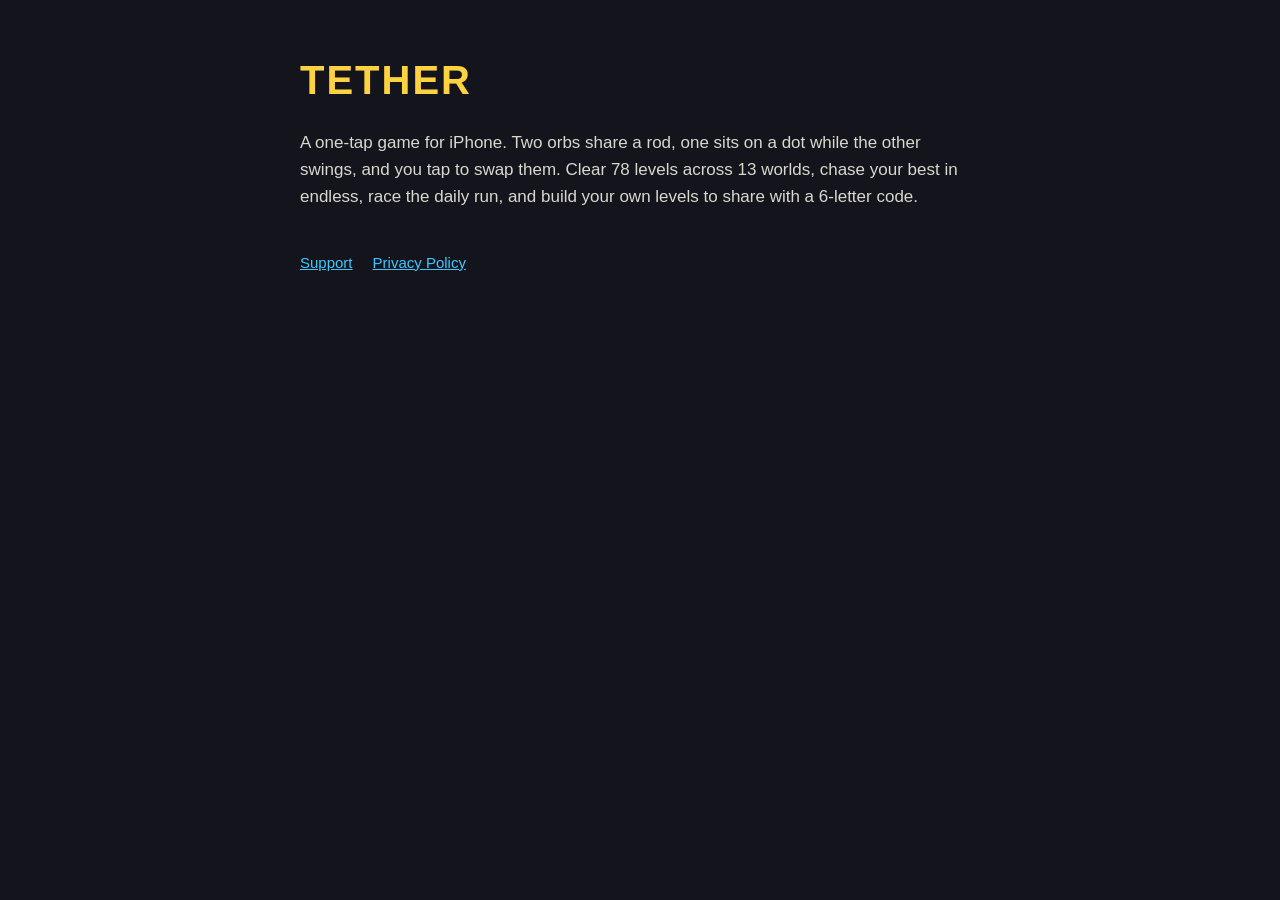
<file: index.html>
<!doctype html>
<html lang="en">
<head>
<meta charset="utf-8">
<meta name="viewport" content="width=device-width, initial-scale=1">
<title>TETHER</title>
<link rel="stylesheet" href="style.css">
</head>
<body>
<main>
<h1>TETHER</h1>
<p>A one-tap game for iPhone. Two orbs share a rod, one sits on a dot while the other swings, and you tap to swap them. Clear 78 levels across 13 worlds, chase your best in endless, race the daily run, and build your own levels to share with a 6-letter code.</p>
<nav>
<a href="support.html">Support</a>
<a href="privacy.html">Privacy Policy</a>
</nav>
</main>
</body>
</html>
</file>
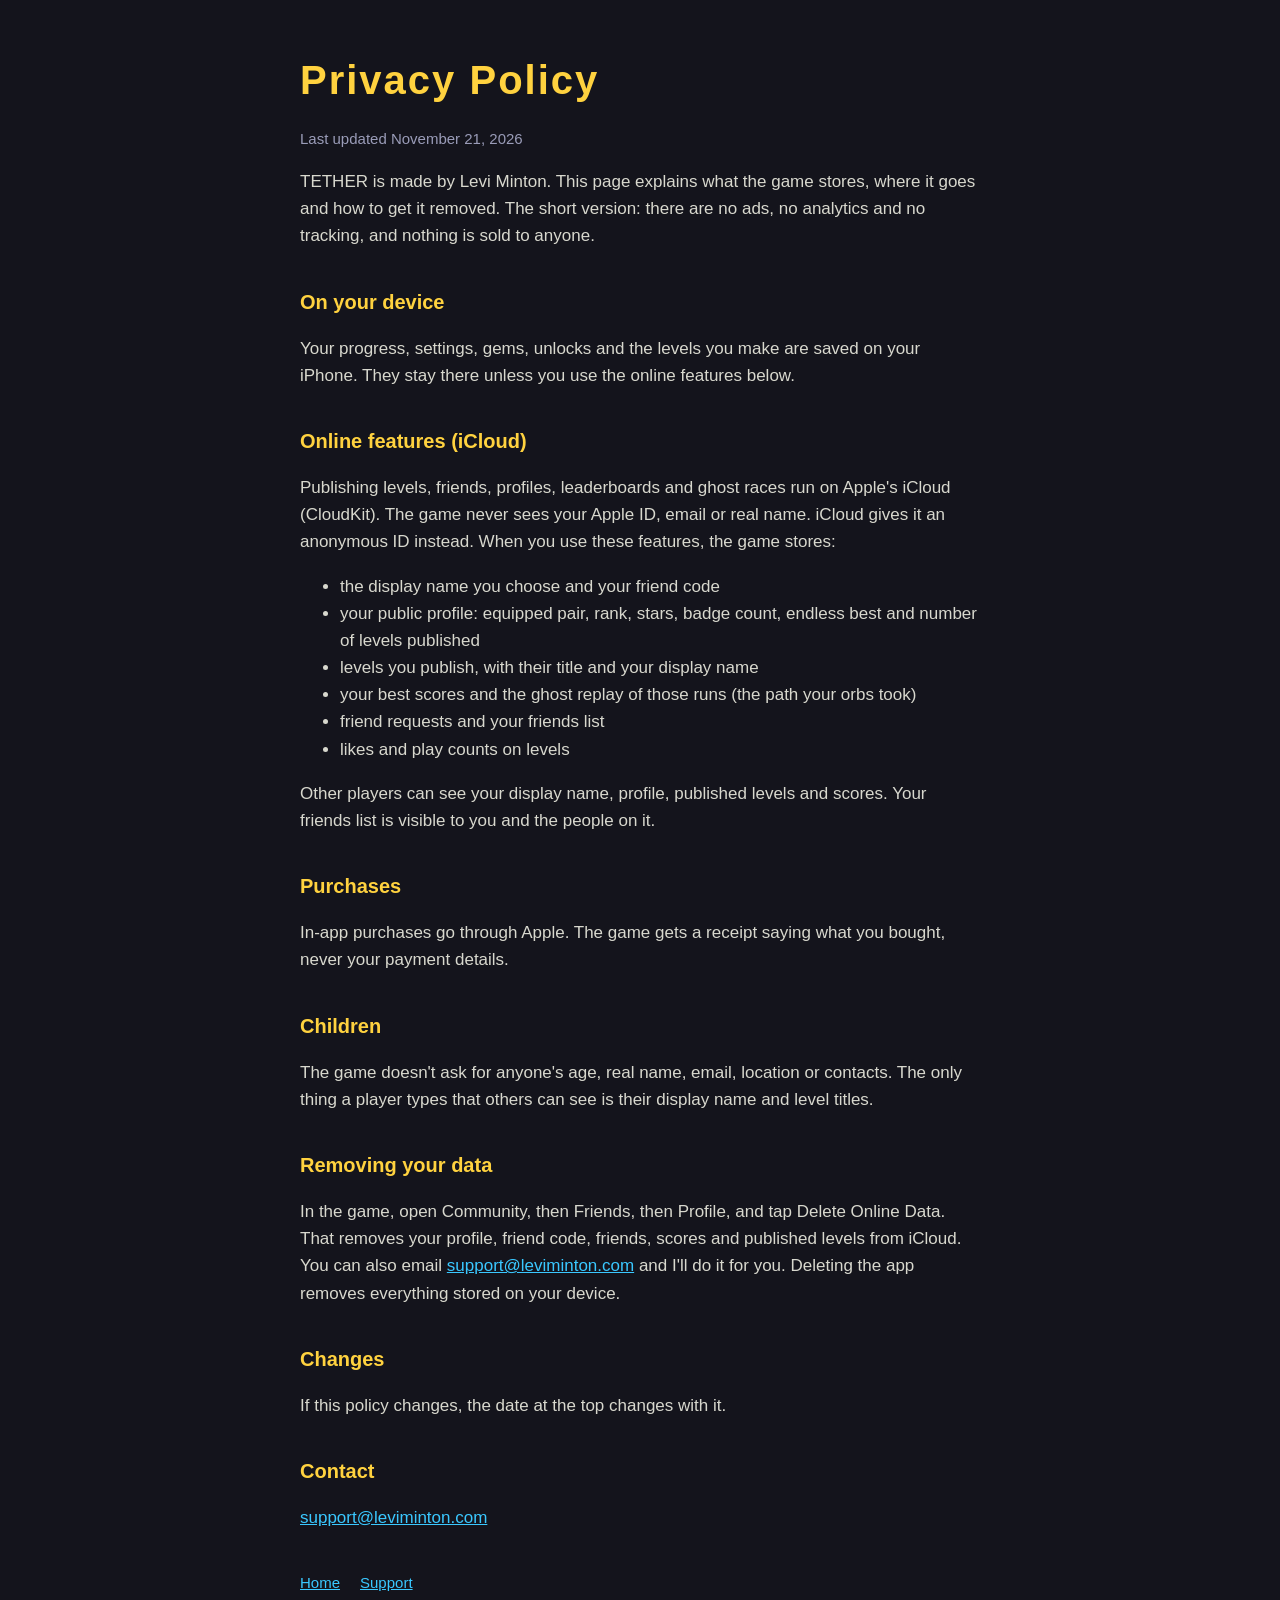
<file: privacy.html>
<!doctype html>
<html lang="en">
<head>
<meta charset="utf-8">
<meta name="viewport" content="width=device-width, initial-scale=1">
<title>TETHER Privacy Policy</title>
<link rel="stylesheet" href="style.css">
</head>
<body>
<main>
<h1>Privacy Policy</h1>
<p class="muted">Last updated November 21, 2026</p>

<p>TETHER is made by Levi Minton. This page explains what the game stores, where it goes and how to get it removed. The short version: there are no ads, no analytics and no tracking, and nothing is sold to anyone.</p>

<h2>On your device</h2>
<p>Your progress, settings, gems, unlocks and the levels you make are saved on your iPhone. They stay there unless you use the online features below.</p>

<h2>Online features (iCloud)</h2>
<p>Publishing levels, friends, profiles, leaderboards and ghost races run on Apple's iCloud (CloudKit). The game never sees your Apple ID, email or real name. iCloud gives it an anonymous ID instead. When you use these features, the game stores:</p>
<ul>
<li>the display name you choose and your friend code</li>
<li>your public profile: equipped pair, rank, stars, badge count, endless best and number of levels published</li>
<li>levels you publish, with their title and your display name</li>
<li>your best scores and the ghost replay of those runs (the path your orbs took)</li>
<li>friend requests and your friends list</li>
<li>likes and play counts on levels</li>
</ul>
<p>Other players can see your display name, profile, published levels and scores. Your friends list is visible to you and the people on it.</p>

<h2>Purchases</h2>
<p>In-app purchases go through Apple. The game gets a receipt saying what you bought, never your payment details.</p>

<h2>Children</h2>
<p>The game doesn't ask for anyone's age, real name, email, location or contacts. The only thing a player types that others can see is their display name and level titles.</p>

<h2>Removing your data</h2>
<p>In the game, open Community, then Friends, then Profile, and tap Delete Online Data. That removes your profile, friend code, friends, scores and published levels from iCloud. You can also email <a href="mailto:support@leviminton.com">support@leviminton.com</a> and I'll do it for you. Deleting the app removes everything stored on your device.</p>

<h2>Changes</h2>
<p>If this policy changes, the date at the top changes with it.</p>

<h2>Contact</h2>
<p><a href="mailto:support@leviminton.com">support@leviminton.com</a></p>

<nav>
<a href="index.html">Home</a>
<a href="support.html">Support</a>
</nav>
</main>
</body>
</html>
</file>
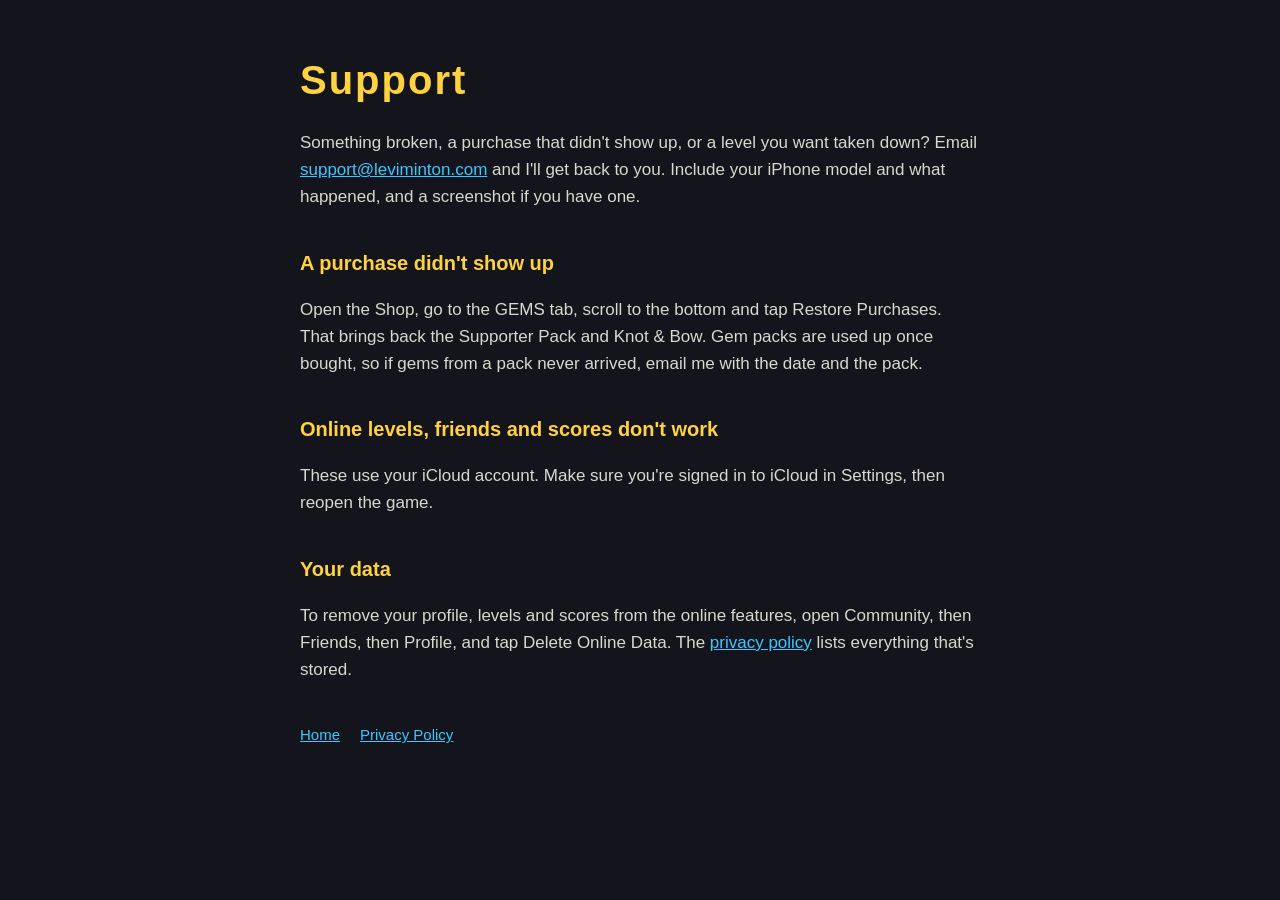
<file: support.html>
<!doctype html>
<html lang="en">
<head>
<meta charset="utf-8">
<meta name="viewport" content="width=device-width, initial-scale=1">
<title>TETHER Support</title>
<link rel="stylesheet" href="style.css">
</head>
<body>
<main>
<h1>Support</h1>
<p>Something broken, a purchase that didn't show up, or a level you want taken down? Email <a href="mailto:support@leviminton.com">support@leviminton.com</a> and I'll get back to you. Include your iPhone model and what happened, and a screenshot if you have one.</p>

<h2>A purchase didn't show up</h2>
<p>Open the Shop, go to the GEMS tab, scroll to the bottom and tap Restore Purchases. That brings back the Supporter Pack and Knot &amp; Bow. Gem packs are used up once bought, so if gems from a pack never arrived, email me with the date and the pack.</p>

<h2>Online levels, friends and scores don't work</h2>
<p>These use your iCloud account. Make sure you're signed in to iCloud in Settings, then reopen the game.</p>

<h2>Your data</h2>
<p>To remove your profile, levels and scores from the online features, open Community, then Friends, then Profile, and tap Delete Online Data. The <a href="privacy.html">privacy policy</a> lists everything that's stored.</p>

<nav>
<a href="index.html">Home</a>
<a href="privacy.html">Privacy Policy</a>
</nav>
</main>
</body>
</html>
</file>
<file: style.css>
:root { color-scheme: dark; }
body {
  margin: 0;
  background: #14141C;
  color: #EEEEE4;
  font: 17px/1.6 -apple-system, BlinkMacSystemFont, "Segoe UI", Helvetica, Arial, sans-serif;
}
main { max-width: 680px; margin: 0 auto; padding: 48px 24px 80px; }
h1 { font-size: 40px; letter-spacing: 2px; color: #FFD23F; margin: 0 0 8px; }
h2 { font-size: 20px; margin: 36px 0 8px; color: #FFD23F; }
p, li { color: #D8D8CE; }
a { color: #3AC8FF; }
nav { margin-top: 40px; display: flex; gap: 20px; font-size: 15px; }
.muted { color: #9A9CB8; font-size: 15px; }
</file>
